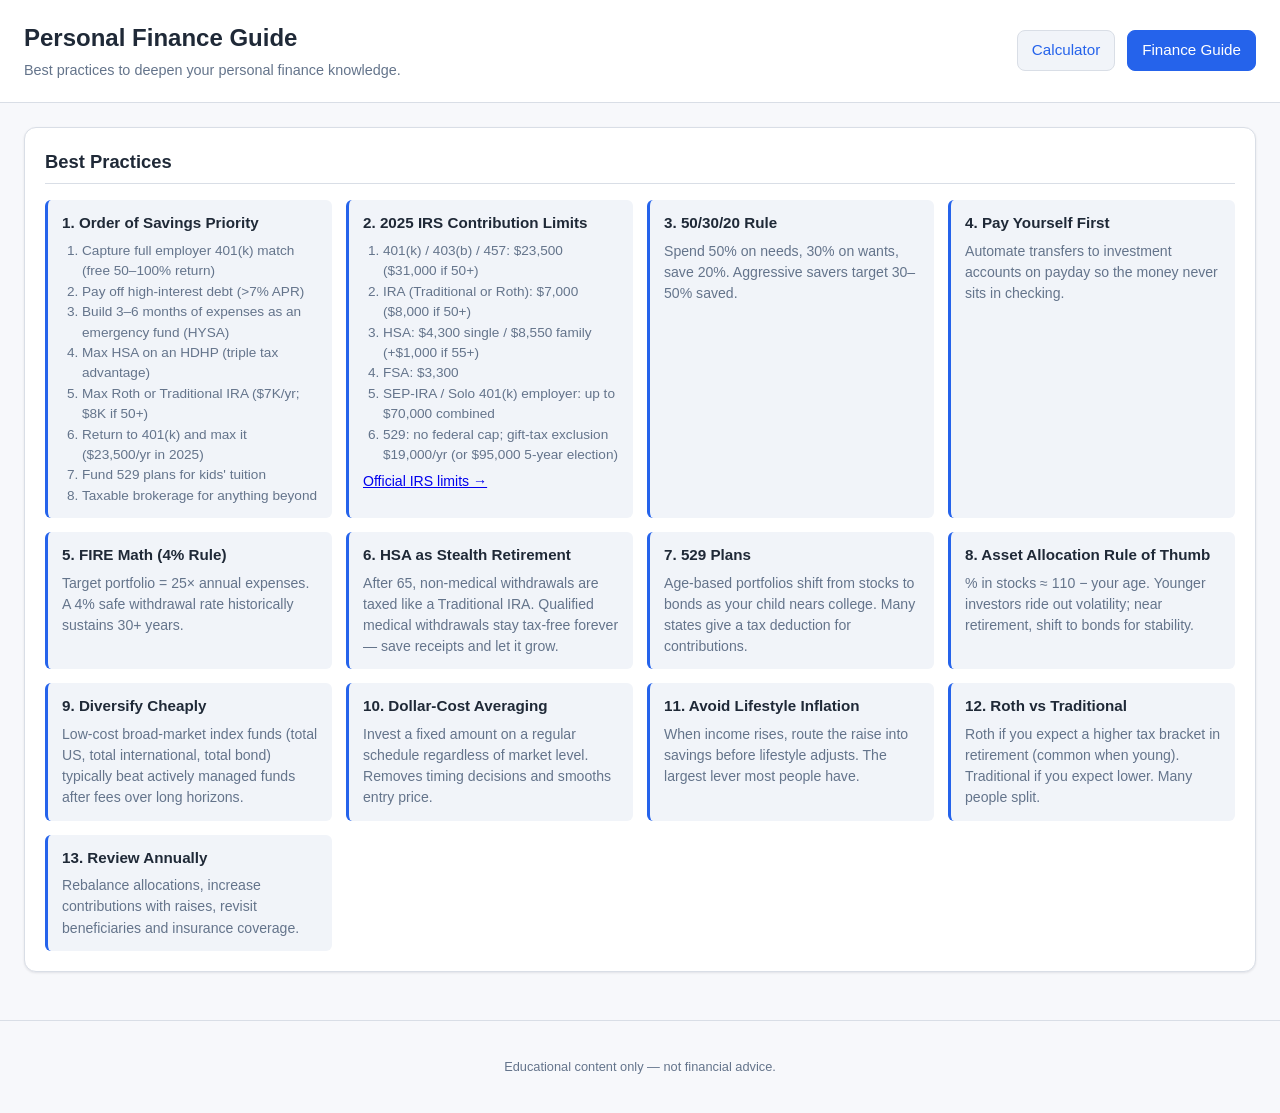
<file: personal-finance.html>
<!DOCTYPE html>
<html lang="en">
<head>
  <meta charset="UTF-8" />
  <meta name="viewport" content="width=device-width, initial-scale=1.0" />
  <title>Personal Finance Guide</title>
  <link rel="stylesheet" href="styles.css" />
</head>
<body>
  <header class="site-header">
    <div class="header-inner">
      <div>
        <h1>Personal Finance Guide</h1>
        <p>Best practices to deepen your personal finance knowledge.</p>
      </div>
      <nav class="top-nav">
        <a href="index.html">Calculator</a>
        <a href="personal-finance.html" class="active">Finance Guide</a>
      </nav>
    </div>
  </header>

  <main>
    <section>
      <h2>Best Practices</h2>
      <div class="tips-grid">
        <div class="tip">
          <h4>1. Order of Savings Priority</h4>
          <ol>
            <li>Capture full employer 401(k) match (free 50&ndash;100% return)</li>
            <li>Pay off high-interest debt (&gt;7% APR)</li>
            <li>Build 3&ndash;6 months of expenses as an emergency fund (HYSA)</li>
            <li>Max HSA on an HDHP (triple tax advantage)</li>
            <li>Max Roth or Traditional IRA ($7K/yr; $8K if 50+)</li>
            <li>Return to 401(k) and max it ($23,500/yr in 2025)</li>
            <li>Fund 529 plans for kids' tuition</li>
            <li>Taxable brokerage for anything beyond</li>
          </ol>
        </div>
        <div class="tip">
          <h4>2. 2025 IRS Contribution Limits</h4>
          <ol>
            <li>401(k) / 403(b) / 457: $23,500 ($31,000 if 50+)</li>
            <li>IRA (Traditional or Roth): $7,000 ($8,000 if 50+)</li>
            <li>HSA: $4,300 single / $8,550 family (+$1,000 if 55+)</li>
            <li>FSA: $3,300</li>
            <li>SEP-IRA / Solo 401(k) employer: up to $70,000 combined</li>
            <li>529: no federal cap; gift-tax exclusion $19,000/yr (or $95,000 5-year election)</li>
          </ol>
          <p style="margin-top:6px;"><a href="https://www.irs.gov/retirement-plans/plan-participant-employee/retirement-topics-contributions" target="_blank" rel="noopener">Official IRS limits &rarr;</a></p>
        </div>
        <div class="tip">
          <h4>3. 50/30/20 Rule</h4>
          <p>Spend 50% on needs, 30% on wants, save 20%. Aggressive savers target 30&ndash;50% saved.</p>
        </div>
        <div class="tip">
          <h4>4. Pay Yourself First</h4>
          <p>Automate transfers to investment accounts on payday so the money never sits in checking.</p>
        </div>
        <div class="tip">
          <h4>5. FIRE Math (4% Rule)</h4>
          <p>Target portfolio = 25&times; annual expenses. A 4% safe withdrawal rate historically sustains 30+ years.</p>
        </div>
        <div class="tip">
          <h4>6. HSA as Stealth Retirement</h4>
          <p>After 65, non-medical withdrawals are taxed like a Traditional IRA. Qualified medical withdrawals stay tax-free forever &mdash; save receipts and let it grow.</p>
        </div>
        <div class="tip">
          <h4>7. 529 Plans</h4>
          <p>Age-based portfolios shift from stocks to bonds as your child nears college. Many states give a tax deduction for contributions.</p>
        </div>
        <div class="tip">
          <h4>8. Asset Allocation Rule of Thumb</h4>
          <p>% in stocks &asymp; 110 &minus; your age. Younger investors ride out volatility; near retirement, shift to bonds for stability.</p>
        </div>
        <div class="tip">
          <h4>9. Diversify Cheaply</h4>
          <p>Low-cost broad-market index funds (total US, total international, total bond) typically beat actively managed funds after fees over long horizons.</p>
        </div>
        <div class="tip">
          <h4>10. Dollar-Cost Averaging</h4>
          <p>Invest a fixed amount on a regular schedule regardless of market level. Removes timing decisions and smooths entry price.</p>
        </div>
        <div class="tip">
          <h4>11. Avoid Lifestyle Inflation</h4>
          <p>When income rises, route the raise into savings before lifestyle adjusts. The largest lever most people have.</p>
        </div>
        <div class="tip">
          <h4>12. Roth vs Traditional</h4>
          <p>Roth if you expect a higher tax bracket in retirement (common when young). Traditional if you expect lower. Many people split.</p>
        </div>
        <div class="tip">
          <h4>13. Review Annually</h4>
          <p>Rebalance allocations, increase contributions with raises, revisit beneficiaries and insurance coverage.</p>
        </div>
      </div>
    </section>

  </main>

  <footer>
    <p>Educational content only &mdash; not financial advice.</p>
  </footer>
</body>
</html>
</file>
<file: styles.css>
:root {
  --bg: #f7f8fb;
  --panel: #ffffff;
  --panel-2: #f1f4f9;
  --border: #d9dee6;
  --text: #1f2937;
  --muted: #64748b;
  --accent: #2563eb;
  --accent-2: #7c3aed;
  --good: #16a34a;
  --warn: #d97706;
  --bad: #dc2626;
  --shadow: 0 1px 3px rgba(15, 23, 42, 0.06), 0 1px 2px rgba(15, 23, 42, 0.04);
}

* { box-sizing: border-box; }

body {
  margin: 0;
  font-family: -apple-system, BlinkMacSystemFont, "Segoe UI", Roboto, sans-serif;
  background: var(--bg);
  color: var(--text);
  line-height: 1.5;
}

header.site-header {
  background: var(--panel);
  border-bottom: 1px solid var(--border);
  padding: 20px 24px;
}
header.site-header .header-inner {
  max-width: 1400px;
  margin: 0 auto;
  display: flex;
  align-items: center;
  justify-content: space-between;
  flex-wrap: wrap;
  gap: 12px;
}
header.site-header h1 {
  margin: 0;
  font-size: 1.5rem;
  color: var(--text);
}
header.site-header p {
  margin: 4px 0 0;
  color: var(--muted);
  font-size: 0.9rem;
}

nav.top-nav {
  display: flex;
  gap: 12px;
  align-items: center;
}
nav.top-nav a {
  color: var(--accent);
  text-decoration: none;
  font-weight: 500;
  font-size: 0.95rem;
  padding: 8px 14px;
  border: 1px solid var(--border);
  border-radius: 8px;
  background: var(--panel-2);
  transition: background 0.15s, border-color 0.15s;
}
nav.top-nav a:hover {
  background: #e8efff;
  border-color: var(--accent);
}
nav.top-nav a.active {
  background: var(--accent);
  color: #fff;
  border-color: var(--accent);
}

main {
  max-width: 1400px;
  margin: 0 auto;
  padding: 24px;
}

section {
  background: var(--panel);
  border: 1px solid var(--border);
  border-radius: 12px;
  padding: 20px;
  margin-bottom: 24px;
  box-shadow: var(--shadow);
}
section h2 {
  margin: 0 0 16px;
  font-size: 1.15rem;
  color: var(--text);
  border-bottom: 1px solid var(--border);
  padding-bottom: 8px;
}

.inputs-grid {
  display: grid;
  grid-template-columns: repeat(auto-fit, minmax(190px, 1fr));
  gap: 16px;
}

.input-group { display: flex; flex-direction: column; gap: 6px; }
.input-group label {
  font-size: 0.85rem;
  color: var(--muted);
  font-weight: 500;
}
.input-group input[type="number"] {
  background: var(--panel);
  border: 1px solid var(--border);
  border-radius: 8px;
  padding: 10px 12px;
  color: var(--text);
  font-size: 1rem;
}
.input-group input[type="number"]:focus {
  outline: none;
  border-color: var(--accent);
}

.sliders-grid {
  display: grid;
  grid-template-columns: repeat(auto-fit, minmax(260px, 1fr));
  gap: 14px;
}
.slider-row {
  background: var(--panel-2);
  padding: 12px 14px;
  border-radius: 8px;
  border: 1px solid var(--border);
}
.slider-row .label-row {
  display: flex;
  justify-content: space-between;
  align-items: baseline;
  margin-bottom: 8px;
}
.slider-row .label-row .name {
  font-size: 0.9rem;
  color: var(--text);
  font-weight: 500;
}
.slider-row .label-row .value {
  font-size: 0.9rem;
  color: var(--accent);
  font-weight: 600;
  font-variant-numeric: tabular-nums;
}
.slider-row .sub {
  font-size: 0.78rem;
  color: var(--muted);
  margin-top: 4px;
}
input[type="range"] {
  width: 100%;
  accent-color: var(--accent);
}

.two-col {
  display: grid;
  grid-template-columns: 1fr 1fr;
  gap: 24px;
}
@media (max-width: 900px) {
  .two-col { grid-template-columns: 1fr; }
}

.kpi-grid {
  display: grid;
  grid-template-columns: repeat(auto-fit, minmax(180px, 1fr));
  gap: 12px;
}
.kpi {
  background: var(--panel-2);
  border: 1px solid var(--border);
  border-radius: 8px;
  padding: 12px 14px;
}
.kpi .kpi-label {
  font-size: 0.78rem;
  color: var(--muted);
  text-transform: uppercase;
  letter-spacing: 0.04em;
}
.kpi .kpi-value {
  font-size: 1.3rem;
  font-weight: 600;
  color: var(--text);
  font-variant-numeric: tabular-nums;
  margin-top: 4px;
}
.kpi .kpi-sub {
  font-size: 0.8rem;
  color: var(--muted);
  margin-top: 2px;
}

.chart-wrap {
  position: relative;
  height: 320px;
}
.chart-wrap.small { height: 260px; }

.summary-table {
  width: 100%;
  font-size: 0.85rem;
  border-collapse: collapse;
}
.summary-table th, .summary-table td {
  padding: 8px 6px;
  text-align: right;
  border-bottom: 1px solid var(--border);
  font-variant-numeric: tabular-nums;
}
.summary-table th {
  color: var(--muted);
  font-weight: 500;
  background: var(--panel-2);
}
.summary-table th:first-child,
.summary-table td:first-child { text-align: left; }
.summary-table tr.total td {
  font-weight: 600;
  color: var(--accent);
  border-top: 2px solid var(--border);
}

button {
  background: var(--accent);
  color: #fff;
  border: 1px solid var(--accent);
  border-radius: 6px;
  padding: 8px 14px;
  cursor: pointer;
  font-size: 0.85rem;
  font-weight: 500;
}
button.secondary {
  background: var(--panel-2);
  color: var(--text);
  border-color: var(--border);
}
button:hover { filter: brightness(0.96); }

.tips-grid {
  display: grid;
  grid-template-columns: repeat(auto-fit, minmax(280px, 1fr));
  gap: 14px;
}
.tip {
  background: var(--panel-2);
  border-left: 3px solid var(--accent);
  border-radius: 6px;
  padding: 12px 14px;
}
.tip h4 {
  margin: 0 0 6px;
  font-size: 0.95rem;
  color: var(--text);
}
.tip p {
  margin: 0;
  font-size: 0.88rem;
  color: var(--muted);
}
.tip ol {
  margin: 6px 0 0;
  padding-left: 20px;
  font-size: 0.85rem;
  color: var(--muted);
}

.toggle-group {
  display: inline-flex;
  background: var(--panel-2);
  border: 1px solid var(--border);
  border-radius: 8px;
  padding: 2px;
}
.toggle-group button {
  background: transparent;
  color: var(--muted);
  border: none;
  padding: 6px 12px;
  font-size: 0.85rem;
  border-radius: 6px;
}
.toggle-group button.active {
  background: var(--accent);
  color: #fff;
}

footer {
  text-align: center;
  padding: 24px;
  font-size: 0.8rem;
  color: var(--muted);
  border-top: 1px solid var(--border);
}
footer code {
  background: var(--panel-2);
  padding: 2px 6px;
  border-radius: 4px;
}
</file>
